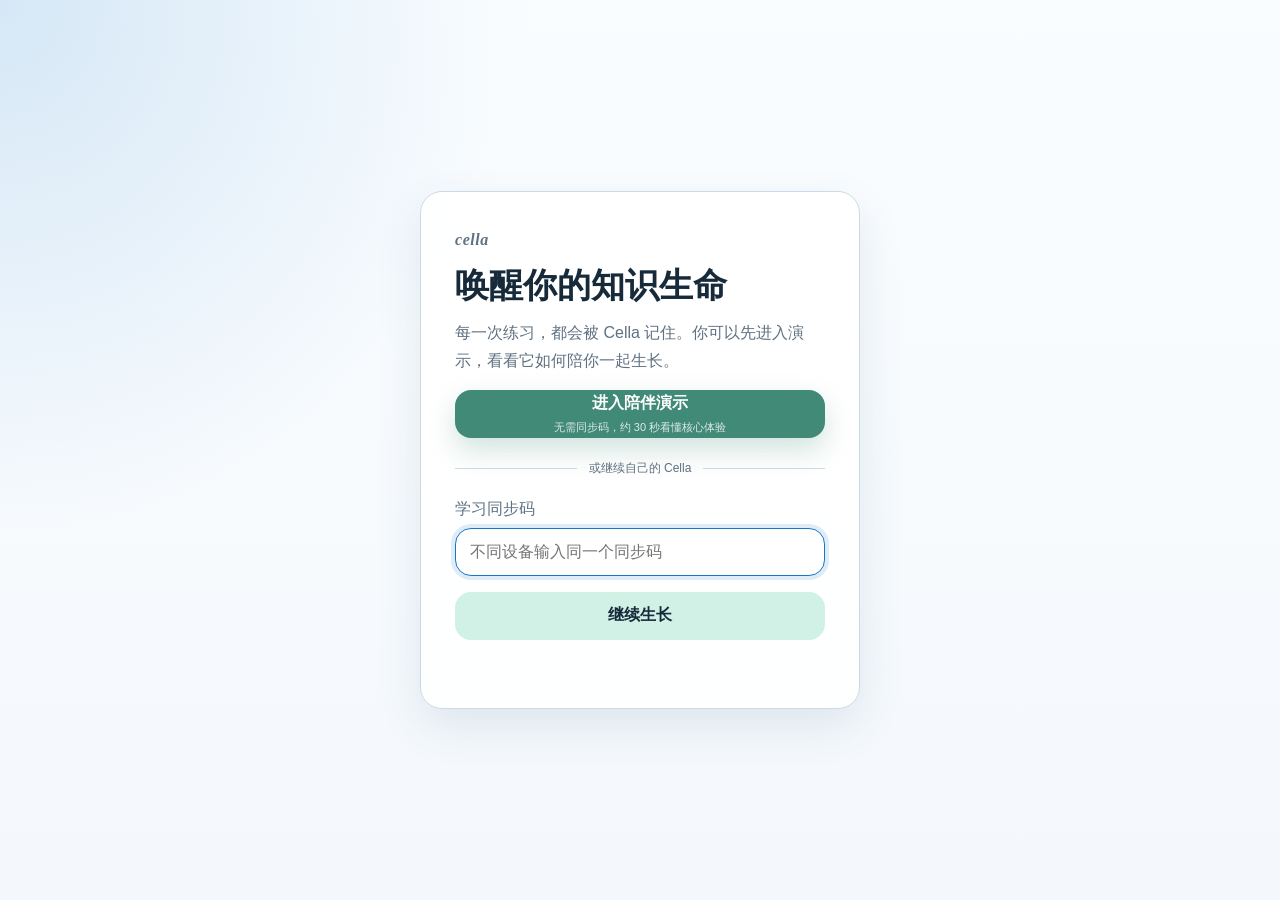
<file: index.html>
<!DOCTYPE html>
<html lang="zh-CN">
<head>
    <meta charset="UTF-8">
    <meta name="viewport" content="width=device-width, initial-scale=1.0">
    <meta http-equiv="Cache-Control" content="no-cache, no-store, must-revalidate">
    <meta http-equiv="Pragma" content="no-cache">
    <meta http-equiv="Expires" content="0">
    <title>cella</title>
    <link rel="icon" href="data:,">
    <link rel="stylesheet" href="css/style.css?v=2.0.0">
</head>
<body class="locked home-network-page" data-page="home">
    <section id="accessGate" class="access-gate">
        <div class="access-card">
            <p class="access-kicker brand-script">cella</p>
            <h1>唤醒你的知识生命</h1>
            <p>每一次练习，都会被 Cella 记住。你可以先进入演示，看看它如何陪你一起生长。</p>
            <button id="demoBtn" class="access-btn demo-btn" type="button">
                <span>进入陪伴演示</span>
                <small>无需同步码，约 30 秒看懂核心体验</small>
            </button>
            <div class="access-divider"><span>或继续自己的 Cella</span></div>
            <label class="access-input">
                <span>学习同步码</span>
                <input id="syncInput" type="password" autocomplete="off" placeholder="不同设备输入同一个同步码">
            </label>
            <button id="inviteBtn" class="access-btn access-btn-quiet">继续生长</button>
            <p id="inviteError" class="access-error" role="alert"></p>
        </div>
    </section>

    <main class="knowledge-network" id="knowledgeNetwork">
        <header class="network-brand">
            <div>
                <p class="brand-script">cella</p>
            </div>
            <div class="network-actions">
                <button id="profileCellBtn" class="profile-cell-btn" type="button"
                    aria-label="打开我的细胞" aria-expanded="false" aria-controls="profileCellPanel">
                    <span class="profile-cell-core" aria-hidden="true"></span>
                </button>
                <section id="profileCellPanel" class="profile-cell-panel" hidden>
                    <div class="profile-tabs" role="tablist" aria-label="用户信息">
                        <button class="profile-tab is-active" type="button" role="tab"
                            aria-selected="true" data-profile-tab="mine">我的</button>
                        <button class="profile-tab" type="button" role="tab"
                            aria-selected="false" data-profile-tab="ranking">排名</button>
                    </div>

                    <div class="profile-tab-panel is-active" data-profile-panel="mine">
                        <dl class="profile-identity">
                            <div>
                                <dt>我的匿名编号</dt>
                                <dd id="profileAnonymousId">生成中...</dd>
                            </div>
                            <div>
                                <dt>我的身份同步码</dt>
                                <dd id="profileSyncCode">未设置</dd>
                            </div>
                        </dl>
                        <fieldset class="cell-color-picker">
                            <legend>我的细胞颜色</legend>
                            <div id="cellColorOptions" class="cell-color-options"></div>
                        </fieldset>
                    </div>

                    <div class="profile-tab-panel" data-profile-panel="ranking" hidden>
                        <ol id="profileRankingList" class="profile-ranking-list"></ol>
                        <a class="profile-data-link" href="dashboard.html">查看完整学习数据</a>
                    </div>
                </section>
            </div>
        </header>

        <svg id="networkLines" class="network-lines" aria-hidden="true"></svg>

        <button class="study-node central-node" data-node="center" type="button">
            <span>Cella</span>
            <small>你的知识生命</small>
        </button>

        <div id="subjectNodes" class="subject-node-layer"></div>

        <div id="typeNodes" class="type-node-layer" aria-live="polite"></div>

        <aside class="overall-progress" aria-label="总体学习进度">
            <div class="progress-beaker" aria-label="学习进度细胞烧杯">
                <span class="beaker-rim" aria-hidden="true"></span>
                <div id="beakerCells" class="beaker-cells" aria-hidden="true"></div>
                <span class="beaker-liquid" aria-hidden="true"></span>
                <span class="beaker-mark beaker-mark-one" aria-hidden="true"></span>
                <span class="beaker-mark beaker-mark-two" aria-hidden="true"></span>
            </div>
            <div class="overall-progress-body">
                <p class="overall-progress-summary">
                    <strong id="overallProgressLabel">共同生长</strong>
                    <span id="overallProgressCount">0 / 348</span>
                    <span id="overallProgressPercent">0%</span>
                </p>
                <p id="habitatMessage" class="habitat-message">培养皿正在苏醒…</p>
                <div id="overallProgressCells" class="overall-progress-cells" aria-hidden="true"></div>
            </div>
        </aside>

        <aside class="cella-manifesto" aria-label="Cella 作品概念">
            <span class="manifesto-mark" aria-hidden="true"></span>
            <p><strong>学习不只是数字。</strong>它会呼吸、修复，也会在陪伴里慢慢长大。</p>
        </aside>

        <div id="networkDataState" class="network-data-state" role="status" aria-live="polite" hidden>
            <span id="networkDataMessage"></span>
            <button id="networkRetryBtn" type="button" hidden>重试</button>
        </div>

        <aside id="libraryUpdateCard" class="library-update is-open" aria-label="题库更新记录">
            <button id="libraryUpdateToggle" class="library-update-toggle" type="button" aria-expanded="true">
                <span class="library-update-dot" aria-hidden="true"></span>
                <span class="library-update-label">新</span>
            </button>
            <div class="library-update-content">
                <span id="libraryVersion"></span>
                <p id="libraryUpdate"></p>
            </div>
        </aside>
    </main>

    <script src="js/analytics.js?v=2.0.0"></script>
    <script src="js/quiz-engine.js?v=2.0.0"></script>
    <script src="js/knowledge-network.js?v=2.0.0"></script>
</body>
</html>
</file>
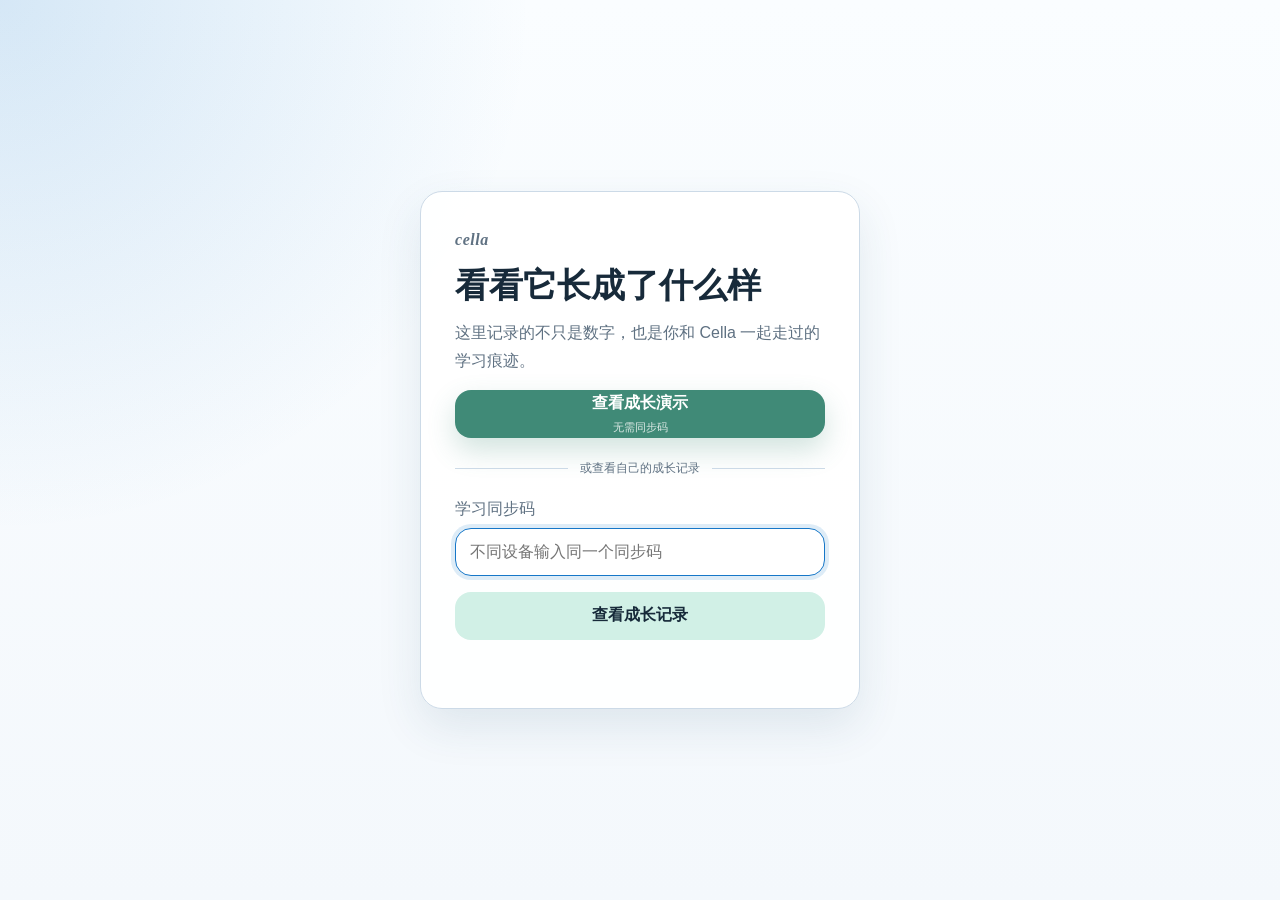
<file: dashboard.html>
<!DOCTYPE html>
<html lang="zh-CN">
<head>
    <meta charset="UTF-8">
    <meta name="viewport" content="width=device-width, initial-scale=1.0">
    <meta http-equiv="Cache-Control" content="no-cache, no-store, must-revalidate">
    <meta http-equiv="Pragma" content="no-cache">
    <meta http-equiv="Expires" content="0">
    <title>cella - 学习数据</title>
    <link rel="icon" href="data:,">
    <link rel="stylesheet" href="css/style.css?v=2.0.0">
</head>
<body class="locked" data-page="dashboard">
    <section id="accessGate" class="access-gate">
        <div class="access-card">
            <p class="access-kicker brand-script">cella</p>
            <h1>看看它长成了什么样</h1>
            <p>这里记录的不只是数字，也是你和 Cella 一起走过的学习痕迹。</p>
            <button id="demoBtn" class="access-btn demo-btn" type="button">
                <span>查看成长演示</span>
                <small>无需同步码</small>
            </button>
            <div class="access-divider"><span>或查看自己的成长记录</span></div>
            <label class="access-input">
                <span>学习同步码</span>
                <input id="syncInput" type="password" autocomplete="off" placeholder="不同设备输入同一个同步码">
            </label>
            <button id="inviteBtn" class="access-btn access-btn-quiet">查看成长记录</button>
            <p id="inviteError" class="access-error" role="alert"></p>
        </div>
    </section>

    <header class="dashboard-header">
        <a class="back-link home-return" href="./index.html?v=2.0.0">返回主页</a>
        <div>
            <p class="eyebrow">Cella 生长日志</p>
            <h1>成长记录</h1>
        </div>
        <label class="dashboard-filter">
            <span>统计范围</span>
            <select id="dashboardSubject">
                <option value="">全部科目</option>
                <option value="javaweb">Java Web</option>
                <option value="os">计算机组成原理</option>
                <option value="bigdata">大数据原理与应用</option>
                <option value="se">软件工程</option>
            </select>
        </label>
    </header>

    <main class="dashboard-shell">
        <section id="dashboardLoading" class="dashboard-message">正在读取统计数据...</section>
        <section id="dashboardError" class="dashboard-message dashboard-error" hidden></section>

        <div id="dashboardContent" hidden>
            <section class="metric-grid">
                <article><span>共同生长位置</span><strong id="ownRank">-</strong></article>
                <article><span>培养皿伙伴</span><strong id="participantCount">0</strong></article>
                <article><span>稳定记忆</span><strong id="correctQuestions">0</strong></article>
                <article><span>成长稳定度</span><strong id="ownAccuracy">0%</strong></article>
            </section>

            <section class="dashboard-band">
                <div class="dashboard-section-head">
                    <div>
                        <p class="eyebrow">共同培养皿</p>
                        <h2>今晚还有其他生命在生长</h2>
                    </div>
                    <span>彼此匿名，但并不孤单</span>
                </div>
                <div class="leaderboard-wrap">
                    <table class="leaderboard-table">
                        <thead>
                            <tr>
                                <th>排名</th>
                                <th>匿名编号</th>
                                <th>掌握题数</th>
                                <th>已答题数</th>
                                <th>正确率</th>
                            </tr>
                        </thead>
                        <tbody id="leaderboardBody"></tbody>
                    </table>
                </div>
            </section>
        </div>
    </main>

    <script src="js/analytics.js?v=2.0.0"></script>
    <script src="js/quiz-engine.js?v=2.0.0"></script>
    <script src="js/dashboard.js?v=2.0.0"></script>
</body>
</html>
</file>
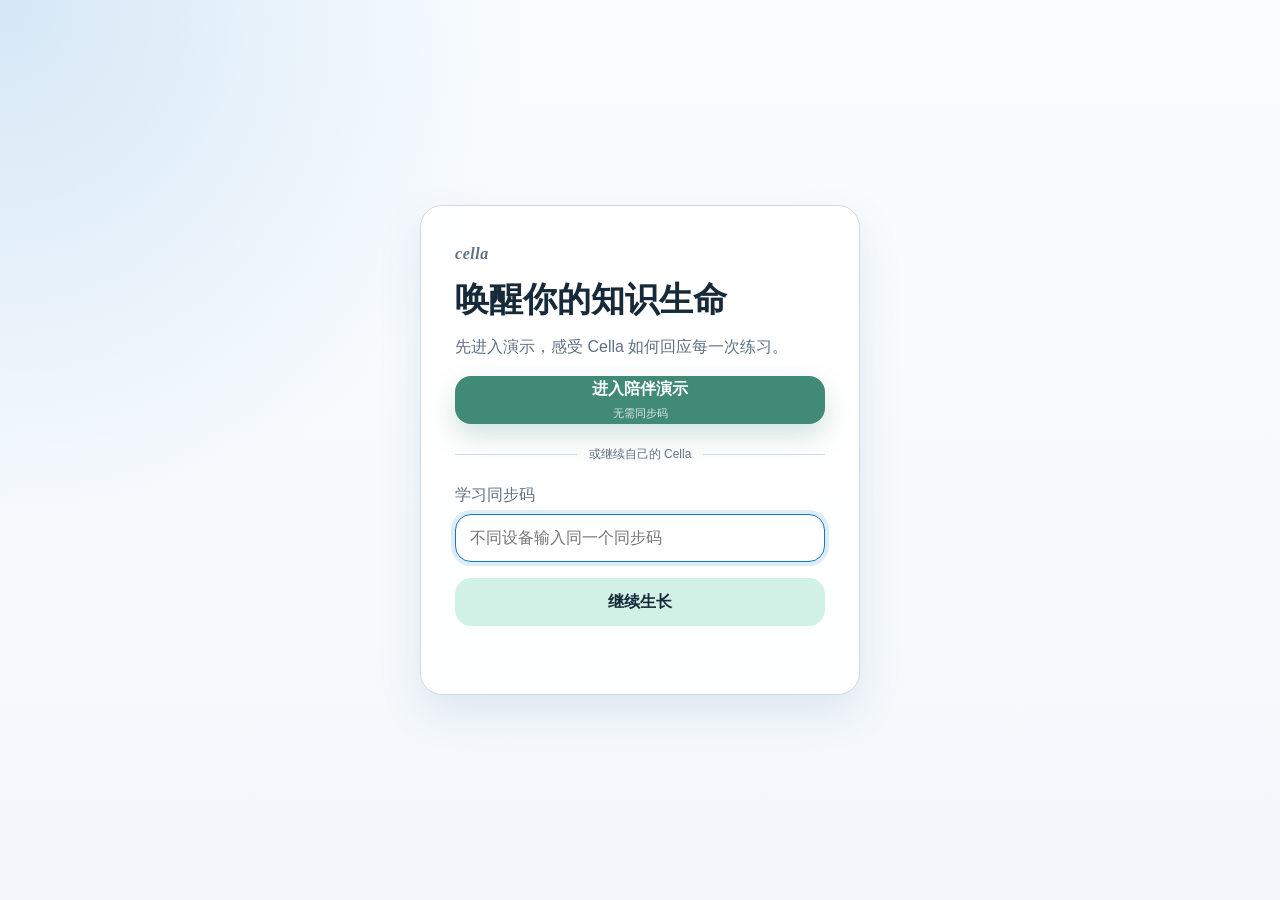
<file: quiz.html>
<!DOCTYPE html>
<html lang="zh-CN">
<head>
    <meta charset="UTF-8">
    <meta name="viewport" content="width=device-width, initial-scale=1.0">
    <meta http-equiv="Cache-Control" content="no-cache, no-store, must-revalidate">
    <meta http-equiv="Pragma" content="no-cache">
    <meta http-equiv="Expires" content="0">
    <title>cella - 刷题</title>
    <link rel="icon" href="data:,">
    <link rel="stylesheet" href="css/style.css?v=2.0.0">
</head>
<body class="locked" data-page="quiz">
    <section id="accessGate" class="access-gate">
        <div class="access-card">
            <p class="access-kicker brand-script">cella</p>
            <h1>唤醒你的知识生命</h1>
            <p>先进入演示，感受 Cella 如何回应每一次练习。</p>
            <button id="demoBtn" class="access-btn demo-btn" type="button">
                <span>进入陪伴演示</span>
                <small>无需同步码</small>
            </button>
            <div class="access-divider"><span>或继续自己的 Cella</span></div>
            <label class="access-input">
                <span>学习同步码</span>
                <input id="syncInput" type="password" autocomplete="off" placeholder="不同设备输入同一个同步码">
            </label>
            <button id="inviteBtn" class="access-btn access-btn-quiet">继续生长</button>
            <p id="inviteError" class="access-error" role="alert"></p>
        </div>
    </section>

    <header class="topbar">
        <div>
            <a class="back-link home-return" href="./index.html?v=2.0.0">返回主页</a>
            <h1 id="subjectTitle">cella</h1>
            <p id="subjectSubtitle">正在加载题库...</p>
        </div>
        <div class="score-box">
            <span id="scoreText">0 / 0</span>
            <small>已成为记忆</small>
        </div>
    </header>

    <main class="layout">
        <aside class="sidebar" id="sidebar">
            <button class="nav-btn active" data-view="practice">一起练习</button>
            <button class="nav-btn" data-view="wrong">待修复记忆</button>
            <button class="nav-btn" data-view="review">高频记忆</button>
            <button class="nav-btn" data-view="code">设计题</button>
        </aside>

        <section class="content">
            <div id="statsBar" class="stats-bar"></div>

            <section id="practiceView" class="view active">
                <div class="toolbar">
                    <div class="filter-panel">
                        <div id="typeFilters" class="filters"></div>
                        <div id="chapterFilters" class="filters chapter-filters"></div>
                        <label class="search-box">
                            <span>检索</span>
                            <input id="searchInput" type="search" placeholder="输入关键词检索题干、选项、答案或章节">
                        </label>
                    </div>
                    <div class="actions">
                        <button id="randomBtn" class="secondary">陪我选一题</button>
                        <button id="resetBtn" class="secondary reset-data-btn">重置数据</button>
                    </div>
                </div>
                <div id="questionList" class="question-list"></div>
            </section>

            <section id="wrongView" class="view">
                <div class="section-head">
                    <h2>错题本</h2>
                    <button id="clearWrongBtn" class="secondary">完成修复</button>
                </div>
                <div id="wrongList" class="question-list"></div>
            </section>

            <section id="reviewView" class="view">
                <div class="section-head">
                    <h2>高频背诵</h2>
                    <span class="muted">考前先背这部分</span>
                </div>
                <div id="reviewList" class="review-grid"></div>
            </section>

            <section id="codeView" class="view">
                <div class="section-head">
                    <h2>设计题</h2>
                    <span class="muted">每题包含题目、流程、包/文件位置和标准答案</span>
                </div>
                <div id="codeList" class="code-list"></div>
            </section>
        </section>
    </main>

    <aside id="floatingCompanion" class="floating-companion" data-mood="resting" aria-live="polite">
        <div id="companionBubble" class="companion-bubble">我醒啦。今天也陪你记住一点点。</div>
        <button id="companionCell" class="companion-cell" type="button" aria-label="移动 Cella">
            <span class="companion-nucleus"></span>
            <span class="companion-eye eye-one"></span>
            <span class="companion-eye eye-two"></span>
            <span class="companion-mouth"></span>
        </button>
    </aside>

    <script src="js/analytics.js?v=2.0.0"></script>
    <script src="js/quiz-engine.js?v=2.0.0"></script>
</body>
</html>
</file>
<file: css/style.css>
:root {
    color-scheme: light;
    --bg: #f4f8fc;
    --panel: #ffffff;
    --panel-soft: #edf6fd;
    --ink: #172a3a;
    --muted: #5f7182;
    --line: #ccdae7;
    --blue: #1677c8;
    --green: #6f8f72;
    --red: #b85b4f;
    --amber: #397ba8;
    --shadow: 0 18px 45px rgba(33, 78, 112, 0.11);
    --serif: Georgia, "Times New Roman", "Songti SC", serif;
    --sans: "Microsoft YaHei", "Segoe UI", Arial, sans-serif;
    --script: "Segoe Script", "Brush Script MT", "Lucida Handwriting", cursive;
}

/* v2.1: Cella companion portfolio direction */
:root {
    --life: oklch(58% 0.08 174);
    --life-soft: oklch(93% 0.035 174);
    --warm: oklch(76% 0.09 74);
    --radius-sm: 10px;
    --radius-md: 16px;
    --radius-lg: 24px;
}

.demo-btn {
    display: grid;
    place-items: center;
    gap: 2px;
    margin-top: 24px;
    background: var(--life);
    box-shadow: 0 12px 28px color-mix(in srgb, var(--life) 24%, transparent);
}

.demo-btn small {
    color: color-mix(in srgb, white 82%, var(--life));
    font-size: 11px;
    font-weight: 500;
}

.access-btn-quiet {
    margin-top: 12px;
    color: var(--ink);
    background: var(--life-soft);
}

.access-btn-quiet:hover {
    color: #ffffff;
    background: var(--life);
}

.access-divider {
    display: flex;
    align-items: center;
    gap: 12px;
    margin: 22px 0 4px;
    color: var(--muted);
    font-size: 12px;
}

.access-divider::before,
.access-divider::after {
    content: "";
    height: 1px;
    flex: 1;
    background: var(--line);
}

.cella-manifesto {
    position: absolute;
    top: 28px;
    left: 50%;
    z-index: 7;
    transform: translateX(-50%);
    display: flex;
    align-items: center;
    gap: 10px;
    width: min(520px, calc(100% - 360px));
    color: #526c78;
    font-family: var(--serif);
    font-size: 13px;
    line-height: 1.55;
    text-align: center;
}

.manifesto-mark {
    width: 12px;
    height: 10px;
    flex: 0 0 auto;
    border: 1.5px solid var(--life);
    border-radius: 58% 42% 55% 45% / 46% 61% 39% 54%;
    background: var(--life-soft);
    animation: companion-breathe 4.8s ease-in-out infinite alternate;
}

.habitat-message {
    margin: -4px 0 10px;
    color: #69808a;
    font-size: 12px;
    text-align: center;
}

.companion-dock {
    display: grid;
    justify-items: center;
    gap: 12px;
    margin-bottom: 12px;
    padding: 18px 14px;
    border-radius: var(--radius-lg);
    background: var(--life-soft);
    box-shadow: 0 8px 24px rgba(53, 83, 103, 0.08);
    text-align: center;
}

.companion-dock p {
    color: #42635f;
    font-family: var(--serif);
    font-size: 13px;
    line-height: 1.55;
    text-wrap: pretty;
}

.companion-cell {
    position: relative;
    width: 78px;
    height: 62px;
    border: 2px solid var(--life);
    border-radius: 55% 45% 48% 52% / 46% 58% 42% 54%;
    background: color-mix(in srgb, var(--life-soft) 76%, white);
    box-shadow:
        inset 0 0 0 7px color-mix(in srgb, var(--life-soft) 70%, transparent),
        0 10px 22px color-mix(in srgb, var(--life) 16%, transparent);
    animation: companion-breathe 4.8s ease-in-out infinite alternate;
    transition: transform 220ms cubic-bezier(.16, 1, .3, 1), filter 220ms ease, box-shadow 220ms ease;
}

.companion-nucleus {
    position: absolute;
    left: 20px;
    bottom: 12px;
    width: 24px;
    height: 20px;
    border-radius: 50%;
    background: color-mix(in srgb, var(--life) 24%, white);
}

.companion-eye {
    position: absolute;
    top: 21px;
    width: 4px;
    height: 6px;
    border-radius: 50%;
    background: #315850;
}

.eye-one { right: 24px; }
.eye-two { right: 15px; }

.companion-cell[data-mood="glowing"] {
    filter: saturate(1.25);
    box-shadow:
        inset 0 0 0 7px color-mix(in srgb, var(--life-soft) 65%, transparent),
        0 0 0 7px color-mix(in srgb, var(--warm) 18%, transparent),
        0 12px 28px color-mix(in srgb, var(--life) 24%, transparent);
    transform: translateY(-3px) scale(1.04);
}

.companion-cell[data-mood="comforting"] {
    transform: rotate(-3deg) scale(.98);
}

.companion-cell[data-mood="curious"] {
    transform: translateX(5px) rotate(3deg);
}

@keyframes companion-breathe {
    from { transform: translateY(0) scale(.98, 1.02); }
    to { transform: translateY(-3px) scale(1.025, .975); }
}

.score-box small,
.metric-grid span,
.leaderboard-table th,
.leaderboard-table td {
    font-variant-numeric: tabular-nums;
}

button:active,
a:active {
    scale: .97;
}

@media (max-width: 760px) {
    .cella-manifesto {
        top: 68px;
        width: calc(100% - 116px);
        font-size: 11px;
        text-align: left;
    }

    .manifesto-mark {
        display: none;
    }

    .companion-dock {
        grid-template-columns: 64px minmax(0, 1fr);
        align-items: center;
        justify-items: start;
        text-align: left;
    }

    .companion-cell {
        width: 62px;
        height: 50px;
    }

    .companion-nucleus {
        left: 15px;
        bottom: 9px;
        width: 20px;
        height: 16px;
    }

    .companion-eye {
        top: 17px;
    }
}

@media (prefers-reduced-motion: reduce) {
    .manifesto-mark,
    .companion-cell {
        animation: none;
    }
}

* {
    box-sizing: border-box;
}

body {
    margin: 0;
    font-family: var(--sans);
    background: var(--bg);
    color: var(--ink);
}

.brand-script {
    font-family: var(--script) !important;
    font-style: italic;
    font-weight: 600 !important;
    letter-spacing: 0.035em !important;
    text-transform: lowercase;
}

body.locked {
    overflow: hidden;
}

body.locked .topbar,
body.locked .layout,
body.locked .home-shell,
body.locked .knowledge-network,
body.locked .dashboard-header,
body.locked .dashboard-shell,
body.locked .floating-companion {
    display: none;
}

.access-gate {
    position: fixed;
    inset: 0;
    z-index: 50;
    display: grid;
    place-items: center;
    padding: 24px;
    background:
        radial-gradient(circle at top left, rgba(22, 119, 200, 0.16), transparent 34%),
        linear-gradient(180deg, #fafdff 0%, var(--bg) 100%);
}

body:not(.locked) .access-gate {
    display: none;
}

.access-card {
    width: min(440px, 100%);
    padding: 34px;
    border: 1px solid var(--line);
    border-radius: 22px;
    background: rgba(255, 255, 255, 0.95);
    box-shadow: var(--shadow);
}

.access-kicker {
    margin-bottom: 10px;
    color: var(--blue);
    font-weight: 700;
}

.access-card h1 {
    margin: 0 0 10px;
    font-family: var(--serif);
    font-size: 34px;
}

.access-card p {
    line-height: 1.7;
    color: var(--muted);
}

.access-input {
    display: grid;
    gap: 8px;
    margin-top: 22px;
    color: var(--muted);
}

.access-sync-input {
    margin-top: 12px;
}

.access-input input {
    min-height: 48px;
    padding: 10px 14px;
    border: 1px solid var(--line);
    border-radius: 16px;
    background: #ffffff;
    color: var(--ink);
    font: inherit;
    outline: none;
}

.access-input input:focus {
    border-color: var(--blue);
    box-shadow: 0 0 0 4px rgba(22, 119, 200, 0.14);
}

.access-btn {
    width: 100%;
    min-height: 48px;
    margin-top: 16px;
    border: 0;
    border-radius: 16px;
    background: var(--blue);
    color: #ffffff;
    cursor: pointer;
    font: inherit;
    font-weight: 700;
    transition: transform 160ms ease, background 160ms ease;
}

.access-btn:hover {
    transform: translateY(-1px) scale(1.005);
    background: #0f65ad;
}

.access-error {
    min-height: 24px;
    margin-top: 10px;
    color: var(--red) !important;
}

.topbar {
    min-height: 104px;
    display: flex;
    justify-content: space-between;
    align-items: center;
    padding: 28px 40px;
    background: linear-gradient(180deg, #fafdff 0%, var(--bg) 100%);
    border-bottom: 1px solid var(--line);
}

.home-shell {
    min-height: 100vh;
    padding: 56px 40px;
}

.home-network-page {
    overflow: hidden;
}

.knowledge-network {
    position: relative;
    width: 100%;
    height: 100vh;
    min-height: 640px;
    overflow: hidden;
    background-color: #f4f8fc;
    background-image:
        linear-gradient(#dbe8f2 1px, transparent 1px),
        linear-gradient(90deg, #dbe8f2 1px, transparent 1px);
    background-size: 32px 32px;
}

.network-brand {
    position: absolute;
    inset: 28px 34px auto;
    z-index: 8;
    display: flex;
    justify-content: space-between;
    align-items: center;
}

.network-brand p {
    color: #315b78;
    font-weight: 700;
}

.network-brand a {
    padding: 9px 14px;
    border: 1px solid #a9c8df;
    border-radius: 999px;
    color: #175f99;
    background: rgba(255, 255, 255, 0.88);
    text-decoration: none;
    font-weight: 700;
}

.network-lines {
    position: absolute;
    inset: 0;
    z-index: 1;
    width: 100%;
    height: 100%;
    pointer-events: none;
}

.network-connection {
    stroke: #8bb8d8;
    stroke-width: 1.6;
    stroke-dasharray: 4 12;
    animation: data-flow 2.8s linear infinite;
}

.network-connection.is-active {
    stroke: #1677c8;
    stroke-width: 2.5;
    stroke-dasharray: 7 10;
    filter: drop-shadow(0 0 4px rgba(22, 119, 200, 0.35));
}

.network-connection.type-connection {
    stroke-width: 1.8;
}

@keyframes data-flow {
    to { stroke-dashoffset: -32; }
}

.brain-node {
    position: absolute;
    z-index: 4;
    transform: translate(-50%, -50%);
    display: grid;
    place-content: center;
    gap: 6px;
    border: 2px solid #77aacf;
    color: #173b56;
    background: rgba(255, 255, 255, 0.94);
    cursor: pointer;
    box-shadow: 0 18px 45px rgba(33, 78, 112, 0.14);
    transition:
        left 1200ms ease-in-out,
        top 1200ms ease-in-out,
        border-color 180ms ease,
        color 180ms ease,
        box-shadow 180ms ease,
        transform 180ms ease;
}

.brain-node::before,
.brain-node::after {
    content: "";
    position: absolute;
    pointer-events: none;
    border: 1px solid #a7c8df;
    opacity: 0.8;
}

.brain-node::before {
    inset: 20% 16% 50% 28%;
    border-left: 0;
    border-bottom: 0;
    border-radius: 0 60% 0 0;
}

.brain-node::after {
    inset: 52% 25% 17% 14%;
    border-right: 0;
    border-top: 0;
    border-radius: 0 0 0 60%;
}

.brain-node span,
.brain-node small {
    position: relative;
    z-index: 1;
}

.brain-node span {
    font-family: var(--serif);
    font-weight: 700;
}

.brain-node small {
    color: #668094;
}

.brain-node:hover,
.brain-node:focus-visible,
.brain-node.is-active {
    border-color: #1677c8;
    color: #0d5f9f;
    box-shadow: 0 22px 58px rgba(22, 119, 200, 0.24);
    transform: translate(-50%, -50%) scale(1.04);
    outline: none;
}

.central-brain {
    left: 50%;
    top: 50%;
    width: 220px;
    height: 174px;
    border-radius: 46% 54% 43% 57% / 55% 43% 57% 45%;
    background: #e9f5fd;
    border-width: 3px;
}

.central-brain span {
    font-size: 34px;
}

.subject-brain {
    width: 184px;
    height: 132px;
    border-radius: 58% 42% 55% 45% / 46% 61% 39% 54%;
}

.subject-brain:nth-of-type(even) {
    border-radius: 43% 57% 39% 61% / 59% 44% 56% 41%;
}

.subject-brain span {
    padding: 0 20px;
    font-size: 21px;
    line-height: 1.25;
}

.type-node-layer {
    position: absolute;
    inset: 0;
    z-index: 5;
    pointer-events: none;
}

.type-node {
    position: absolute;
    transform: translate(-50%, -50%);
    min-width: 84px;
    padding: 9px 12px;
    border: 1px solid #92b9d6;
    border-radius: 999px;
    color: #174f79;
    background: rgba(255, 255, 255, 0.96);
    box-shadow: 0 10px 24px rgba(33, 78, 112, 0.12);
    text-align: center;
    text-decoration: none;
    font-size: 14px;
    font-weight: 700;
    pointer-events: auto;
    transition: transform 160ms ease, background 160ms ease, color 160ms ease;
}

.type-node:hover,
.type-node:focus-visible {
    transform: translate(-50%, -50%) scale(1.08);
    color: #ffffff;
    background: #1677c8;
    outline: none;
}

.network-hint {
    position: absolute;
    left: 50%;
    bottom: 24px;
    z-index: 7;
    transform: translateX(-50%);
    color: #688196;
    font-size: 13px;
    white-space: nowrap;
}

.dashboard-header {
    display: flex;
    justify-content: space-between;
    align-items: end;
    gap: 24px;
    padding: 30px 40px 24px;
    border-bottom: 1px solid var(--line);
    background: #ffffff;
}

.dashboard-header h1 {
    font-family: var(--serif);
    font-size: 42px;
}

.dashboard-filter {
    display: grid;
    gap: 6px;
    color: var(--muted);
    font-size: 13px;
}

.dashboard-filter select {
    min-height: 42px;
    padding: 0 38px 0 12px;
    border: 1px solid var(--line);
    border-radius: 10px;
    color: var(--ink);
    background: #ffffff;
    font: inherit;
}

.dashboard-shell {
    display: grid;
    gap: 18px;
    max-width: 1180px;
    margin: 0 auto;
    padding: 26px 32px 56px;
}

.identity-strip {
    display: flex;
    justify-content: space-between;
    align-items: center;
    gap: 20px;
    padding: 18px 20px;
    border-left: 4px solid var(--blue);
    background: #eaf5fd;
}

.identity-strip div {
    display: grid;
    gap: 4px;
}

.identity-strip span,
.identity-strip p {
    color: var(--muted);
    font-size: 13px;
}

.identity-strip strong {
    font-family: Consolas, "Cascadia Code", monospace;
    font-size: 24px;
    color: #0f5f9c;
}

.dashboard-message {
    padding: 34px;
    border: 1px solid var(--line);
    background: #ffffff;
    text-align: center;
    color: var(--muted);
}

.dashboard-error {
    border-color: #e8b0a7;
    color: var(--red);
    background: #fff1eb;
}

.metric-grid {
    display: grid;
    grid-template-columns: repeat(4, minmax(0, 1fr));
    border: 1px solid var(--line);
    background: #ffffff;
}

.metric-grid article {
    display: grid;
    gap: 8px;
    min-height: 116px;
    padding: 22px;
    border-right: 1px solid var(--line);
}

.metric-grid article:last-child {
    border-right: 0;
}

.metric-grid span {
    color: var(--muted);
    font-size: 13px;
}

.metric-grid strong {
    font-family: var(--serif);
    font-size: 34px;
    color: #164f79;
}

.dashboard-band {
    padding: 24px;
    border: 1px solid var(--line);
    background: #ffffff;
}

.dashboard-section-head {
    display: flex;
    justify-content: space-between;
    align-items: end;
    gap: 20px;
    margin-bottom: 12px;
}

.dashboard-section-head h2 {
    font-family: var(--serif);
    font-size: 28px;
}

.dashboard-section-head > span {
    color: var(--muted);
    font-size: 13px;
}

.leaderboard-wrap {
    overflow-x: auto;
}

.leaderboard-table {
    width: 100%;
    border-collapse: collapse;
}

.leaderboard-table th,
.leaderboard-table td {
    padding: 14px 12px;
    border-bottom: 1px solid var(--line);
    text-align: left;
}

.leaderboard-table th {
    color: var(--muted);
    background: #f4f8fc;
    font-size: 13px;
}

.leaderboard-table tr.is-me td {
    color: #0e5f9e;
    background: #eaf5fd;
    font-weight: 700;
}

.empty-table {
    padding: 36px !important;
    text-align: center !important;
    color: var(--muted);
}

.home-hero {
    max-width: 860px;
    margin: 0 auto 30px;
    text-align: center;
}

.eyebrow {
    margin-bottom: 10px;
    color: var(--blue);
    font-weight: 700;
}

.home-hero h1 {
    font-family: var(--serif);
    font-size: clamp(36px, 6vw, 72px);
    line-height: 1.05;
}

.subject-grid {
    max-width: 980px;
    margin: 0 auto;
    display: grid;
    grid-template-columns: repeat(2, minmax(0, 1fr));
    gap: 16px;
}

.subject-card {
    display: grid;
    gap: 10px;
    min-height: 180px;
    padding: 24px;
    border: 1px solid var(--line);
    border-radius: 18px;
    color: inherit;
    text-decoration: none;
    background: var(--panel);
    box-shadow: var(--shadow);
    transition: transform 160ms ease, box-shadow 160ms ease;
}

.subject-card:hover {
    transform: translateY(-2px);
    box-shadow: 0 24px 52px rgba(33, 78, 112, 0.16);
}

.subject-card span {
    color: var(--blue);
    font-weight: 700;
}

.subject-card strong {
    font-family: var(--serif);
    font-size: 28px;
}

.subject-card small {
    color: var(--muted);
    line-height: 1.7;
}

.back-link {
    display: inline-block;
    margin-bottom: 8px;
    color: var(--blue);
    text-decoration: none;
    font-weight: 700;
}

.home-return {
    padding: 8px 13px;
    border: 1px solid #a9c8df;
    border-radius: 12px;
    background: rgba(255, 255, 255, 0.9);
}

h1, h2, h3, p {
    margin: 0;
}

.topbar h1 {
    font-family: var(--serif);
    font-size: 36px;
    line-height: 1.2;
    font-weight: 700;
}

.topbar p {
    margin-top: 8px;
    color: var(--muted);
}

.score-box {
    min-width: 112px;
    padding: 12px 16px;
    border: 1px solid var(--line);
    border-radius: 16px;
    text-align: center;
    background: rgba(255, 255, 255, 0.92);
    box-shadow: var(--shadow);
}

.score-box span {
    display: block;
    font-size: 22px;
    font-weight: 700;
}

.score-box small {
    color: var(--muted);
}

.layout {
    display: grid;
    grid-template-columns: 210px minmax(0, 1fr);
    gap: 28px;
    padding: 30px 40px 48px;
}

.sidebar {
    position: sticky;
    top: 18px;
    align-self: start;
    display: grid;
    gap: 8px;
}

button {
    font: inherit;
}

.nav-btn, .chip, .secondary, .icon-btn {
    border: 1px solid var(--line);
    background: rgba(255, 253, 247, 0.9);
    color: var(--ink);
    border-radius: 14px;
    cursor: pointer;
    transition: transform 160ms ease, background 160ms ease, border-color 160ms ease, box-shadow 160ms ease;
}

.nav-btn {
    min-height: 46px;
    text-align: left;
    padding: 0 16px;
}

.nav-btn:hover, .chip:hover, .secondary:hover, .icon-btn:hover, .primary:hover, .show-answer:hover, .copy-btn:hover, .question-card:hover, .review-card:hover, .code-card:hover {
    transform: translateY(-1px) scale(1.005);
}

.nav-divider {
    height: 1px;
    margin: 6px 0;
    background: var(--line);
}

.nav-btn.active, .chip.active {
    background: var(--blue);
    color: #ffffff;
    border-color: var(--blue);
    box-shadow: 0 10px 24px rgba(22, 119, 200, 0.24);
}

.content {
    min-width: 0;
}

.stats-bar {
    display: flex;
    flex-wrap: wrap;
    gap: 8px;
    margin-bottom: 16px;
}

.stat-pill {
    padding: 7px 10px;
    border: 1px solid var(--line);
    border-radius: 999px;
    background: rgba(255, 253, 247, 0.84);
    color: #5e514a;
    font-size: 14px;
}

.view {
    display: none;
}

.view.active {
    display: block;
}

.toolbar, .section-head {
    display: flex;
    justify-content: space-between;
    align-items: center;
    gap: 16px;
    margin-bottom: 16px;
}

.filter-panel {
    display: grid;
    gap: 10px;
    min-width: min(680px, 100%);
}

.filters {
    display: flex;
    flex-wrap: wrap;
    gap: 8px;
}

.chapter-filters .chip {
    font-size: 13px;
}

.chip {
    min-height: 38px;
    padding: 0 14px;
}

.search-box {
    display: grid;
    grid-template-columns: auto minmax(220px, 1fr);
    align-items: center;
    gap: 10px;
    width: min(620px, 100%);
    color: var(--muted);
    font-size: 14px;
}

.search-box input {
    min-height: 40px;
    width: 100%;
    padding: 8px 12px;
    border: 1px solid var(--line);
    border-radius: 14px;
    background: #fffdf7;
    color: var(--ink);
    font: inherit;
}

.actions {
    display: flex;
    gap: 8px;
}

.icon-btn, .secondary {
    min-height: 38px;
    padding: 0 12px;
}

.question-list, .code-list {
    display: grid;
    gap: 14px;
}

.question-card, .review-card, .code-card {
    background: var(--panel);
    border: 1px solid var(--line);
    border-radius: 18px;
    box-shadow: var(--shadow);
    transition: transform 160ms ease, box-shadow 160ms ease;
}

.question-card {
    padding: 22px;
}

.q-meta {
    display: flex;
    justify-content: space-between;
    gap: 12px;
    margin-bottom: 12px;
    color: var(--muted);
    font-size: 14px;
}

.q-title {
    font-size: 18px;
    line-height: 1.65;
    margin-bottom: 14px;
}

.question-images {
    display: grid;
    gap: 12px;
    margin: 14px 0;
}

.question-images img {
    display: block;
    width: auto;
    max-width: 100%;
    max-height: 720px;
    margin: 0 auto;
    object-fit: contain;
    border: 1px solid var(--line);
    border-radius: 12px;
    background: #ffffff;
}

.options {
    display: grid;
    gap: 8px;
}

.option {
    display: flex;
    gap: 10px;
    align-items: flex-start;
    min-height: 42px;
    padding: 10px 12px;
    border: 1px solid var(--line);
    border-radius: 14px;
    background: #f3f8fc;
    cursor: pointer;
}

.option input {
    margin-top: 4px;
}

.answer-input {
    width: 100%;
    min-height: 42px;
    padding: 10px 12px;
    border: 1px solid var(--line);
    border-radius: 14px;
    font: inherit;
    background: #ffffff;
}

.blank-exercise {
    font-size: 18px;
    line-height: 2.6;
    color: var(--ink);
}

.blank-input {
    width: clamp(110px, 18vw, 210px);
    min-height: 40px;
    margin: 0 6px;
    padding: 6px 10px;
    border: 0;
    border-bottom: 2px solid #79aeda;
    border-radius: 8px 8px 2px 2px;
    outline: none;
    background: #edf6fd;
    color: var(--ink);
    font: inherit;
    text-align: center;
    transition: border-color 160ms ease, box-shadow 160ms ease, background 160ms ease;
}

.blank-input:focus {
    border-color: var(--blue);
    background: #ffffff;
    box-shadow: 0 3px 0 rgba(22, 119, 200, 0.14);
}

.blank-input::placeholder {
    color: #7b92a6;
    font-size: 14px;
}

.card-actions {
    display: flex;
    gap: 10px;
    margin-top: 14px;
    flex-wrap: wrap;
}

.primary, .show-answer {
    min-height: 40px;
    padding: 0 14px;
    border: 0;
    border-radius: 14px;
    background: var(--blue);
    color: #ffffff;
    cursor: pointer;
    transition: transform 160ms ease, background 160ms ease;
}

.show-answer {
    background: #355f82;
}

.result {
    display: none;
    margin-top: 14px;
    padding: 12px;
    border-radius: 14px;
    line-height: 1.65;
    background: #f3f8fc;
    border: 1px solid var(--line);
}

.result.visible {
    display: block;
}

.result.correct {
    border-color: #b6c9a7;
    background: #f3f7ec;
    color: var(--green);
}

.result.wrong {
    border-color: #e8b0a7;
    background: #fff1eb;
    color: var(--red);
}

.review-grid {
    display: grid;
    grid-template-columns: repeat(auto-fit, minmax(280px, 1fr));
    gap: 14px;
}

.review-card {
    padding: 22px;
}

.review-card h3 {
    font-family: var(--serif);
    font-size: 18px;
    margin-bottom: 10px;
}

.review-card p, .review-card li {
    color: #263247;
    line-height: 1.7;
}

.review-card ul {
    margin: 8px 0 0;
    padding-left: 20px;
}

.code-card {
    overflow: hidden;
    border-left: 8px solid var(--code-accent, var(--blue));
}

.code-card header {
    display: flex;
    justify-content: space-between;
    align-items: center;
    gap: 12px;
    padding: 20px 22px;
    border-bottom: 1px solid var(--line);
    background: var(--code-soft, #f8fafc);
}

.code-title {
    display: grid;
    gap: 6px;
}

.source-tag {
    width: fit-content;
    padding: 5px 10px;
    border-radius: 999px;
    background: rgba(255, 255, 255, 0.72);
    border: 1px solid rgba(23, 32, 51, 0.12);
    color: #263247;
    font-size: 12px;
    line-height: 1.4;
}

.code-card.theme-blue {
    --code-accent: #1677c8;
    --code-soft: #eaf5fd;
}

.code-card.theme-green {
    --code-accent: #3b8dbd;
    --code-soft: #edf8fc;
}

.code-card.theme-amber {
    --code-accent: #397ba8;
    --code-soft: #edf4fa;
}

.code-card.theme-rose {
    --code-accent: #4f72b8;
    --code-soft: #eef2fb;
}

.code-card.theme-cyan {
    --code-accent: #168ca8;
    --code-soft: #eaf8fb;
}

.code-card.theme-violet {
    --code-accent: #536fc4;
    --code-soft: #eef1fc;
}

.design-body {
    display: grid;
    gap: 18px;
    padding: 22px;
}

.design-section {
    display: grid;
    gap: 10px;
}

.design-section h4 {
    margin: 0;
    font-family: var(--serif);
    font-size: 18px;
    color: #4d3f37;
}

.design-section p {
    line-height: 1.8;
    color: #4a403b;
}

.design-section ol {
    margin: 0;
    padding-left: 22px;
    line-height: 1.75;
    color: #4a403b;
}

.file-blocks {
    display: grid;
    gap: 16px;
}

.file-block {
    overflow: hidden;
    border: 1px solid #3a332f;
    border-radius: 16px;
    background: #1f1d1a;
}

.file-head {
    display: flex;
    justify-content: space-between;
    align-items: center;
    gap: 12px;
    padding: 12px 14px;
    background: #2b2723;
    color: #f5f0e8;
    border-bottom: 1px solid #3a332f;
}

.file-head span {
    line-height: 1.5;
}

.copy-btn {
    border: 1px solid rgba(255,255,255,0.16);
    border-radius: 12px;
    min-height: 34px;
    padding: 0 12px;
    background: #1677c8;
    color: #ffffff;
    cursor: pointer;
    white-space: nowrap;
    transition: transform 160ms ease, background 160ms ease;
}

.code-pre {
    margin: 0;
    padding: 18px;
    overflow: auto;
    background: #1f1d1a;
    color: #f5f0e8;
    line-height: 1.6;
    font-size: 14px;
    tab-size: 4;
    max-height: 620px;
}

.code-pre code {
    font-family: Consolas, "Cascadia Code", "Courier New", monospace;
}

.tok-keyword {
    color: #c586c0;
}

.tok-string {
    color: #ce9178;
}

.tok-comment {
    color: #6a9955;
}

.tok-annotation {
    color: #dcdcaa;
}

.muted {
    color: var(--muted);
}

.placeholder-page {
    display: grid;
    place-items: center;
    min-height: 460px;
    padding: 42px;
    text-align: center;
    background: var(--panel);
    border: 1px solid var(--line);
    border-radius: 18px;
    box-shadow: var(--shadow);
}

.placeholder-page h2 {
    font-family: var(--serif);
    font-size: 30px;
    margin-bottom: 14px;
}

.placeholder-page p {
    font-size: 22px;
    color: var(--muted);
}

@media (max-width: 760px) {
    .knowledge-network {
        min-height: 720px;
        background-size: 24px 24px;
    }

    .network-brand {
        inset: 18px 18px auto;
    }

    .central-brain {
        width: 172px;
        height: 138px;
    }

    .central-brain span {
        font-size: 27px;
    }

    .subject-brain {
        width: 138px;
        height: 105px;
    }

    .subject-brain span {
        padding: 0 12px;
        font-size: 16px;
    }

    .subject-brain small {
        font-size: 11px;
    }

    .network-hint {
        max-width: calc(100% - 36px);
        text-align: center;
        white-space: normal;
    }

    .dashboard-header {
        align-items: flex-start;
        flex-direction: column;
        padding: 22px 18px;
    }

    .dashboard-header h1 {
        font-size: 34px;
    }

    .dashboard-filter,
    .dashboard-filter select {
        width: 100%;
    }

    .dashboard-shell {
        padding: 18px 14px 40px;
    }

    .identity-strip {
        align-items: flex-start;
        flex-direction: column;
    }

    .metric-grid {
        grid-template-columns: repeat(2, minmax(0, 1fr));
    }

    .metric-grid article:nth-child(2) {
        border-right: 0;
    }

    .metric-grid article:nth-child(-n + 2) {
        border-bottom: 1px solid var(--line);
    }

    .dashboard-section-head {
        align-items: flex-start;
        flex-direction: column;
    }

    .home-shell {
        padding: 32px 18px;
    }

    .subject-grid {
        grid-template-columns: 1fr;
    }

    .topbar {
        align-items: flex-start;
        gap: 14px;
        flex-wrap: wrap;
        padding: 18px;
    }

    .topbar h1 {
        font-size: 22px;
    }

    .layout {
        grid-template-columns: 1fr;
        padding: 16px;
    }

    .sidebar {
        position: static;
        display: flex;
        gap: 8px;
        overflow-x: auto;
        padding-bottom: 4px;
    }

    .nav-btn {
        flex: 0 0 auto;
        text-align: center;
        padding: 0 10px;
        white-space: nowrap;
    }

    .toolbar, .section-head {
        align-items: flex-start;
        flex-direction: column;
    }

    .score-box {
        min-width: 92px;
    }

    .search-box {
        grid-template-columns: 1fr;
    }

    .question-card, .review-card {
        padding: 18px;
    }

    .code-card header,
    .design-body {
        padding: 18px;
    }

    .file-head {
        align-items: flex-start;
        flex-direction: column;
    }

    .copy-btn {
        width: 100%;
    }

    .code-pre {
        padding: 14px;
        font-size: 13px;
    }

    .blank-exercise {
        line-height: 2.8;
    }

    .blank-input {
        width: min(150px, 45vw);
        margin: 4px;
    }

}

/* 期末复习知识网络 */
.home-network-page {
    overflow: hidden;
}

.knowledge-network {
    position: relative;
    width: 100%;
    height: 100vh;
    min-height: 680px;
    overflow: hidden;
    isolation: isolate;
    background-color: #eef4f8;
    background-image:
        linear-gradient(rgba(111, 143, 166, 0.14) 1px, transparent 1px),
        linear-gradient(90deg, rgba(111, 143, 166, 0.14) 1px, transparent 1px),
        radial-gradient(circle at 18% 15%, rgba(255, 255, 255, 0.7), transparent 28%);
    background-size: 30px 30px, 30px 30px, 100% 100%;
}

.knowledge-network::after {
    content: "";
    position: absolute;
    inset: 0;
    z-index: -1;
    pointer-events: none;
    opacity: 0.32;
    background-image: url("data:image/svg+xml,%3Csvg viewBox='0 0 160 160' xmlns='http://www.w3.org/2000/svg'%3E%3Cfilter id='n'%3E%3CfeTurbulence type='fractalNoise' baseFrequency='.9' numOctaves='3' stitchTiles='stitch'/%3E%3C/filter%3E%3Crect width='100%25' height='100%25' filter='url(%23n)' opacity='.12'/%3E%3C/svg%3E");
}

.network-brand {
    position: absolute;
    inset: 24px 32px auto;
    z-index: 10;
    display: flex;
    justify-content: space-between;
    align-items: flex-start;
    gap: 24px;
}

.network-brand > div:first-child {
    display: grid;
    gap: 3px;
}

.network-brand p {
    color: #29475d;
    font-family: var(--serif);
    font-size: 24px;
    font-weight: 700;
    letter-spacing: 0.08em;
}

.network-brand > div:first-child > span {
    color: #6e8291;
    font-family: var(--serif);
    font-size: 13px;
}

.network-actions {
    position: relative;
    display: flex;
    align-items: center;
    gap: 10px;
}

.profile-cell-btn {
    --cell-color: #7594a3;
    --cell-fill: #c9d7dc;
    width: 52px;
    height: 44px;
    padding: 0;
    border: 1.5px solid var(--cell-color);
    border-radius: 53% 47% 58% 42% / 46% 58% 42% 54%;
    background: var(--cell-fill);
    box-shadow: 3px 4px 0 rgba(71, 92, 105, 0.12);
    cursor: pointer;
    transition: box-shadow 180ms ease;
    animation: profile-cell-drift 5.6s ease-in-out infinite alternate;
}

.profile-cell-btn:hover,
.profile-cell-btn:focus-visible,
.profile-cell-btn[aria-expanded="true"] {
    box-shadow: 4px 5px 0 rgba(71, 92, 105, 0.15);
    outline: none;
    animation-play-state: paused;
}

.profile-cell-core {
    display: block;
    width: 13px;
    height: 11px;
    margin: auto;
    border: 1px solid color-mix(in srgb, var(--cell-color) 78%, #334a58);
    border-radius: 58% 42% 48% 52%;
    background: color-mix(in srgb, var(--cell-color) 30%, var(--cell-fill));
}

.profile-cell-panel {
    position: absolute;
    top: 56px;
    right: 0;
    z-index: 30;
    width: min(340px, calc(100vw - 32px));
    padding: 14px;
    border: 1.5px solid #a9bac3;
    border-radius: 24px 20px 26px 18px;
    background: #f8faf8;
    box-shadow: 7px 8px 0 rgba(73, 94, 105, 0.1);
}

.profile-cell-panel[hidden],
.profile-tab-panel[hidden] {
    display: none;
}

.profile-tabs {
    display: grid;
    grid-template-columns: 1fr 1fr;
    gap: 8px;
    margin-bottom: 14px;
}

.profile-tab {
    min-height: 38px;
    border: 1px solid #bdc9cf;
    border-radius: 46% 54% 50% 50% / 55% 45% 55% 45%;
    color: #607583;
    background: #edf1f1;
    cursor: pointer;
    font-weight: 700;
}

.profile-tab.is-active {
    border-color: #6f8997;
    color: #344f60;
    background: #d7e1e4;
}

.profile-identity {
    display: grid;
    gap: 9px;
    margin: 0;
}

.profile-identity div {
    display: grid;
    gap: 3px;
    padding: 10px 12px;
    border-bottom: 1px dashed #bdc9cf;
}

.profile-identity dt,
.cell-color-picker legend {
    color: #72848d;
    font-size: 12px;
}

.profile-identity dd {
    margin: 0;
    overflow-wrap: anywhere;
    color: #344f60;
    font-family: Consolas, "Cascadia Code", monospace;
    font-size: 14px;
    font-weight: 700;
}

.cell-color-picker {
    margin: 14px 0 0;
    padding: 12px;
    border: 1px dashed #bdc9cf;
    border-radius: 18px 22px 16px 21px;
}

.cell-color-options {
    display: grid;
    grid-template-columns: repeat(6, 1fr);
    gap: 8px;
    margin-top: 9px;
}

@keyframes profile-cell-drift {
    0% {
        transform: translateY(0) rotate(-1deg) scale(0.99, 1.01);
        border-radius: 53% 47% 58% 42% / 46% 58% 42% 54%;
    }
    55% {
        transform: translateY(-5px) rotate(1deg) scale(1.02, 0.98);
        border-radius: 47% 53% 44% 56% / 55% 45% 57% 43%;
    }
    100% {
        transform: translateY(-2px) rotate(-0.5deg) scale(0.98, 1.02);
        border-radius: 58% 42% 51% 49% / 42% 55% 45% 58%;
    }
}

.cell-color-option {
    display: grid;
    place-items: center;
    min-width: 0;
    aspect-ratio: 1;
    padding: 0;
    border: 1px solid transparent;
    border-radius: 50%;
    background: transparent;
    cursor: pointer;
}

.cell-color-option span {
    width: 29px;
    height: 24px;
    border: 1.5px solid var(--option-color);
    border-radius: 56% 44% 61% 39% / 45% 59% 41% 55%;
    background: var(--option-fill);
}

.cell-color-option:nth-child(even) span {
    border-radius: 41% 59% 46% 54% / 58% 44% 56% 42%;
}

.cell-color-option.is-selected {
    border-color: #718894;
    background: #e6ecec;
}

.profile-ranking-list {
    display: grid;
    gap: 5px;
    margin: 0;
    padding: 0;
    list-style: none;
}

.profile-ranking-list li {
    display: grid;
    grid-template-columns: 28px minmax(0, 1fr) max-content;
    align-items: center;
    gap: 8px;
    min-height: 36px;
    padding: 5px 8px;
    border-bottom: 1px dashed #c6d0d4;
    color: #536b78;
    font-size: 12px;
}

.profile-ranking-list li > span:not(.ranking-position) {
    overflow: hidden;
    text-overflow: ellipsis;
    white-space: nowrap;
}

.profile-ranking-list li.is-current-user {
    color: #344f60;
    background: #e1e9ea;
    font-weight: 700;
}

.ranking-position {
    display: grid;
    place-items: center;
    width: 25px;
    height: 22px;
    border: 1px solid #9babb3;
    border-radius: 52% 48% 43% 57%;
}

.profile-data-link {
    display: block;
    margin-top: 12px;
    color: #536f80;
    text-align: center;
    font-size: 12px;
    font-weight: 700;
    text-decoration: none;
}

.network-lines,
.subject-node-layer,
.type-node-layer {
    position: absolute;
    inset: 0;
    width: 100%;
    height: 100%;
}

.network-lines {
    z-index: 1;
    pointer-events: none;
}

.subject-node-layer {
    z-index: 4;
    pointer-events: none;
}

.type-node-layer {
    z-index: 5;
    pointer-events: none;
}

.user-cell {
    position: absolute;
    width: var(--cell-size, 20px);
    height: calc(var(--cell-size, 20px) * 0.82);
    margin: 0;
    padding: 0;
    transform: translate(-50%, -50%);
    --cell-color: var(--blue);
    border: 1.5px solid var(--cell-color);
    border-radius: 54% 46% 58% 42% / 48% 57% 43% 52%;
    background: var(--cell-fill, color-mix(in srgb, var(--cell-color) 14%, var(--panel)));
    box-shadow: 0 5px 12px color-mix(in srgb, var(--cell-color) 16%, transparent);
    cursor: default;
    pointer-events: auto;
    touch-action: none;
}

.user-cell.cell-tone-0 {
    --cell-color: var(--blue);
}

.user-cell.cell-tone-1 {
    --cell-color: color-mix(in srgb, var(--blue) 78%, var(--ink));
}

.user-cell.cell-tone-2 {
    --cell-color: color-mix(in srgb, var(--blue) 72%, var(--panel));
}

.user-cell.cell-tone-3 {
    --cell-color: var(--code-accent, #168ca8);
}

.user-cell.cell-tone-4 {
    --cell-color: color-mix(in srgb, var(--blue) 62%, #536fc4);
}

.user-cell.cell-tone-5 {
    --cell-color: color-mix(in srgb, var(--blue) 54%, #75a8ca);
}

.user-cell:nth-child(3n) {
    border-radius: 43% 57% 47% 53% / 59% 42% 58% 41%;
}

.user-cell:nth-child(4n) {
    border-radius: 58% 42% 55% 45% / 44% 61% 39% 56%;
}

.user-cell.is-current-user {
    border-color: var(--cell-color);
    background: var(--cell-fill);
    box-shadow:
        0 0 0 3px color-mix(in srgb, var(--cell-color) 16%, transparent),
        0 5px 11px color-mix(in srgb, var(--cell-color) 22%, transparent);
}

.user-cell.is-current-user:hover,
.user-cell.is-current-user:focus-visible {
    box-shadow:
        0 0 0 4px color-mix(in srgb, var(--cell-color) 18%, transparent),
        0 6px 13px color-mix(in srgb, var(--cell-color) 26%, transparent);
    outline: none;
}

.overall-progress {
    position: absolute;
    left: 50%;
    bottom: 24px;
    z-index: 7;
    transform: translateX(-50%);
    display: grid;
    grid-template-columns: 122px minmax(0, 1fr);
    align-items: center;
    gap: 26px;
    width: min(780px, calc(100% - 280px));
    min-height: 142px;
    padding: 14px 24px;
    border: 1.5px solid #c0ccd1;
    border-radius: 34px 28px 36px 30px;
    background: rgba(245, 248, 247, 0.86);
    box-shadow: 5px 6px 0 rgba(83, 101, 110, 0.08);
}

.progress-beaker {
    position: relative;
    width: 112px;
    height: 112px;
    overflow: hidden;
    border: 3px solid #8198a3;
    border-top: 0;
    border-radius: 7px 7px 25px 25px / 7px 7px 16px 16px;
    background: rgba(241, 246, 246, 0.64);
    box-shadow: 4px 5px 0 rgba(78, 98, 108, 0.09);
    pointer-events: none;
}

.beaker-rim {
    position: absolute;
    top: 0;
    left: -5px;
    right: -5px;
    height: 8px;
    border-top: 3px solid #8198a3;
    border-bottom: 2px solid #a7b6bd;
    border-radius: 50%;
}

.beaker-liquid {
    position: absolute;
    left: -8%;
    right: -8%;
    bottom: -3px;
    height: 43px;
    background: #c8d7dc;
    opacity: 0.72;
    border-radius: 48% 52% 0 0 / 16% 14% 0 0;
    animation: beaker-liquid-flow 5.8s ease-in-out infinite alternate;
}

.beaker-cells {
    position: absolute;
    inset: 8px 5px 4px;
    z-index: 2;
}

.beaker-cell {
    position: absolute;
    width: var(--beaker-cell-size);
    height: calc(var(--beaker-cell-size) * 0.82);
    transform: translateX(-50%);
    --cell-color: #7594a3;
    border: 1.5px solid var(--cell-color);
    border-radius: 55% 45% 48% 52% / 46% 58% 42% 54%;
    background: var(--cell-fill, color-mix(in srgb, var(--cell-color) 26%, #e7eeee));
    animation: beaker-cell-breathe 4.8s ease-in-out infinite alternate;
}

.beaker-cell.cell-tone-0 { --cell-color: #7594a3; --cell-fill: #c9d7dc; }
.beaker-cell.cell-tone-1 { --cell-color: #617b87; --cell-fill: #bdccd1; }
.beaker-cell.cell-tone-2 { --cell-color: #8a9da4; --cell-fill: #d6dfe1; }
.beaker-cell.cell-tone-3 { --cell-color: #78858f; --cell-fill: #c9d2d5; }
.beaker-cell.cell-tone-4 { --cell-color: #747b94; --cell-fill: #c9cad7; }
.beaker-cell.cell-tone-5 { --cell-color: #718b8b; --cell-fill: #c6d4d2; }

.beaker-cell:nth-child(3n) {
    border-radius: 43% 57% 59% 41% / 61% 42% 58% 39%;
    animation-delay: -1.7s;
}

.beaker-cell:nth-child(4n) {
    border-radius: 61% 39% 45% 55% / 43% 56% 44% 57%;
    animation-delay: -3.1s;
}

.beaker-cell.is-current-user {
    z-index: 3;
    border-width: 2px;
}

.beaker-mark {
    position: absolute;
    right: 7px;
    z-index: 4;
    width: 18px;
    border-top: 2px solid #9babb3;
}

.beaker-mark-one {
    top: 35px;
}

.beaker-mark-two {
    top: 58px;
}

@keyframes beaker-cell-breathe {
    0% {
        transform: translate(-50%, 0) rotate(-2deg) scale(0.97, 1.03);
        border-radius: 55% 45% 48% 52% / 46% 58% 42% 54%;
    }
    50% {
        transform: translate(-50%, -2px) rotate(1deg) scale(1.04, 0.96);
        border-radius: 44% 56% 59% 41% / 57% 43% 55% 45%;
    }
    100% {
        transform: translate(-50%, 1px) rotate(-1deg) scale(0.99, 1.01);
        border-radius: 60% 40% 45% 55% / 43% 57% 46% 54%;
    }
}

@keyframes beaker-liquid-flow {
    from { transform: translateX(-3%) rotate(-0.8deg) scaleY(0.96); }
    to { transform: translateX(3%) rotate(0.8deg) scaleY(1.04); }
}

.overall-progress-body {
    min-width: 0;
}

.overall-progress-summary {
    display: flex;
    justify-content: center;
    align-items: baseline;
    gap: 14px;
    margin-bottom: 13px;
    color: #627985;
    font-size: 13px;
    font-weight: 700;
}

.overall-progress-summary strong {
    color: #3e5968;
    font-family: var(--serif);
    font-size: 17px;
}

.overall-progress-cells {
    display: grid;
    grid-template-columns: repeat(18, minmax(7px, 1fr));
    gap: 8px 9px;
}

.overall-progress-cells span {
    width: 10px;
    height: 8px;
    justify-self: center;
    border: 1px solid #c8d4d8;
    border-radius: 53% 47% 59% 41% / 45% 57% 43% 55%;
    background: #e1e8e9;
    animation: progress-cell-float 4.7s ease-in-out var(--dot-delay) infinite alternate;
}

.overall-progress-cells span:nth-child(3n) {
    border-radius: 42% 58% 47% 53% / 59% 43% 57% 41%;
}

.overall-progress-cells span.is-filled {
    border-color: #728f9b;
    background: #819eaa;
}

@keyframes progress-cell-float {
    from { transform: translateY(0) scale(0.96, 1.04); }
    to { transform: translateY(-2px) scale(1.04, 0.96); }
}

.network-data-state {
    position: absolute;
    right: 32px;
    bottom: 24px;
    z-index: 9;
    display: flex;
    align-items: center;
    gap: 9px;
    padding: 9px 12px;
    border: 1px solid var(--line);
    border-radius: 12px;
    color: var(--muted);
    background: rgba(255, 255, 255, 0.82);
    box-shadow: 0 8px 20px rgba(33, 78, 112, 0.08);
    font-size: 12px;
    backdrop-filter: blur(7px);
}

.network-data-state[hidden] {
    display: none;
}

.network-data-state button {
    min-height: 28px;
    padding: 0 10px;
    border: 1px solid var(--line);
    border-radius: 9px;
    color: var(--blue);
    background: var(--panel);
    cursor: pointer;
    font-weight: 700;
}

.network-connection {
    stroke: #4f9bb2;
    stroke-width: 2;
    stroke-dasharray: none;
    animation: none;
    vector-effect: non-scaling-stroke;
    transition: stroke 180ms ease, stroke-width 180ms ease;
}

.network-connection.is-reserved {
    stroke: #93a7b5;
    stroke-width: 1.6;
    stroke-dasharray: 8 9;
}

.network-connection.is-active {
    stroke: #287f9b;
    stroke-width: 2.6;
}

.network-connection.type-connection {
    stroke-width: 1.4;
}

.study-node {
    position: absolute;
    z-index: 4;
    transform: translate(-50%, -50%);
    display: grid;
    place-content: center;
    gap: 8px;
    margin: 0;
    border: 2px solid #4f9bb2;
    border-radius: 46% 54% 43% 57% / 55% 43% 57% 45%;
    color: #2e4a5d;
    background: rgba(255, 255, 255, 0.93);
    box-shadow:
        0 15px 32px rgba(53, 83, 103, 0.11),
        inset 0 0 0 5px rgba(238, 244, 248, 0.75);
    cursor: pointer;
    text-align: center;
    pointer-events: auto;
    transition: border-color 180ms ease, box-shadow 180ms ease, color 180ms ease;
}

.study-node span:first-child {
    padding: 0 22px;
    font-family: var(--serif);
    font-size: 21px;
    font-weight: 700;
    line-height: 1.24;
    letter-spacing: 0.035em;
}

.study-node small {
    color: #718695;
    font-size: 12px;
}

.study-node:hover,
.study-node:focus-visible,
.study-node.is-active {
    border-color: #287f9b;
    color: #176b87;
    box-shadow:
        0 18px 40px rgba(40, 127, 155, 0.18),
        inset 0 0 0 5px rgba(230, 244, 247, 0.82);
    outline: none;
}

.central-node {
    width: 220px;
    height: 154px;
    border-width: 2.5px;
    background: rgba(247, 251, 252, 0.97);
    border-radius: 43% 57% 46% 54% / 58% 44% 56% 42%;
}

.central-node span:first-child {
    font-size: 34px;
}

.subject-node {
    width: 190px;
    height: 124px;
}

.subject-node:nth-child(2n) {
    border-radius: 57% 43% 52% 48% / 43% 59% 41% 57%;
}

.subject-node:nth-child(3n) {
    border-radius: 42% 58% 39% 61% / 55% 46% 54% 45%;
}

.subject-node:nth-child(4n) {
    border-radius: 54% 46% 60% 40% / 47% 57% 43% 53%;
}

.subject-node.is-reserved {
    border-color: #92a6b4;
    border-style: dashed;
    color: #637785;
    box-shadow: 0 12px 28px rgba(53, 83, 103, 0.08);
}

.subject-node.is-reserved:hover,
.subject-node.is-reserved:focus-visible {
    border-color: #738997;
    color: #526976;
}

.type-node {
    position: absolute;
    transform: translate(-50%, -50%);
    min-width: 72px;
    min-height: 50px;
    display: grid;
    place-items: center;
    padding: 9px 14px;
    border: 1.5px solid #7999a7;
    border-radius: 53% 47% 58% 42% / 46% 58% 42% 54%;
    color: #2f6f84;
    background: rgba(255, 255, 255, 0.94);
    box-shadow: 0 8px 18px rgba(53, 83, 103, 0.1);
    text-align: center;
    text-decoration: none;
    font-size: 13px;
    font-weight: 700;
    pointer-events: auto;
    transition: background 160ms ease, color 160ms ease;
    animation: type-cell-breathe 5.2s ease-in-out calc(var(--type-phase) * -1s) infinite alternate;
}

.type-node.type-shape-1 {
    border-radius: 44% 56% 47% 53% / 59% 43% 57% 41%;
}

.type-node.type-shape-2 {
    border-radius: 60% 40% 54% 46% / 42% 57% 43% 58%;
}

.type-node.type-shape-3 {
    border-radius: 48% 52% 62% 38% / 55% 41% 59% 45%;
}

.type-node.type-shape-4 {
    border-radius: 57% 43% 42% 58% / 47% 61% 39% 53%;
}

.type-node:hover,
.type-node:focus-visible {
    color: #ffffff;
    background: #397f98;
    outline: none;
    animation-play-state: paused;
}

@keyframes type-cell-breathe {
    from {
        transform: translate(-50%, -50%) rotate(-1deg) scale(0.98, 1.02);
    }
    to {
        transform: translate(-50%, calc(-50% - 3px)) rotate(1deg) scale(1.03, 0.97);
    }
}

.library-update {
    position: absolute;
    left: 30px;
    bottom: 188px;
    z-index: 8;
    max-width: min(520px, calc(100% - 60px));
    padding: 12px 16px;
    border-left: 3px solid #4f9bb2;
    background: rgba(255, 255, 255, 0.72);
    box-shadow: 0 10px 28px rgba(53, 83, 103, 0.08);
    backdrop-filter: blur(7px);
}

.library-update span {
    display: block;
    margin-bottom: 3px;
    color: #356d82;
    font-family: var(--serif);
    font-size: 13px;
    font-weight: 700;
}

.library-update p {
    color: #627986;
    font-size: 12px;
    line-height: 1.5;
}

.reset-data-btn {
    border-color: #d6a27b;
    color: #8f512e;
}

@media (prefers-reduced-motion: reduce) {
    .study-node,
    .user-cell,
    .type-node,
    .network-connection {
        transition: none;
    }
}

@media (max-width: 760px) {
    .knowledge-network {
        min-height: 760px;
        background-size: 24px 24px, 24px 24px, 100% 100%;
    }

    .network-brand {
        inset: 16px 16px auto;
    }

    .network-brand p {
        font-size: 19px;
    }

    .network-brand span {
        display: none;
    }

    .network-actions {
        align-items: flex-end;
        gap: 6px;
    }

    .profile-cell-btn {
        width: 46px;
        height: 38px;
    }

    .profile-cell-panel {
        top: 48px;
    }

    .central-node {
        width: 164px;
        height: 116px;
    }

    .central-node span:first-child {
        font-size: 26px;
    }

    .subject-node {
        width: 138px;
        height: 94px;
    }

    .study-node span:first-child {
        padding: 0 12px;
        font-size: 16px;
    }

    .study-node small {
        font-size: 10px;
    }

    .library-update {
        display: none;
    }

    .network-data-state {
        top: 72px;
        right: 16px;
        bottom: auto;
        max-width: calc(100% - 32px);
    }

    .user-cell {
        max-width: 38px;
        max-height: 31px;
    }

    .library-update p {
        font-size: 11px;
    }

    .overall-progress {
        left: 16px;
        right: 16px;
        bottom: 14px;
        transform: none;
        grid-template-columns: 82px minmax(0, 1fr);
        gap: 12px;
        width: auto;
        min-height: 144px;
        padding: 12px;
        border-radius: 24px;
    }

    .progress-beaker {
        width: 78px;
        height: 94px;
    }

    .overall-progress-summary {
        gap: 7px;
        font-size: 11px;
    }

    .overall-progress-cells {
        grid-template-columns: repeat(12, minmax(5px, 1fr));
        gap: 6px 5px;
    }

    .overall-progress-cells span {
        width: 8px;
        height: 7px;
    }
}

/* v1.11: cella 品牌、科目进度切换与可收起更新提示 */
.network-brand p.brand-script {
    font-size: 31px;
}

.overall-progress-cells {
    grid-template-columns: repeat(30, minmax(6px, 1fr));
    gap: 6px 7px;
    max-height: 76px;
    padding: 5px 2px 4px;
    overflow: hidden;
}

.overall-progress-cells span {
    width: 9px;
    height: 8px;
    border-color: #bfd0d8;
    background: #dbe8ee;
    animation-name: progress-cell-float;
    animation-duration: calc(3.8s + var(--dot-tone) * 0.43s);
    animation-delay: var(--dot-delay);
    animation-timing-function: ease-in-out;
    animation-iteration-count: infinite;
    animation-direction: alternate;
}

.overall-progress-cells span.is-filled {
    border-color: #3f789c;
    background: #568dab;
}

.overall-progress-cells span.is-filled:nth-child(4n + 1) {
    background: #397b9f;
}

.overall-progress-cells span.is-filled:nth-child(4n + 2) {
    background: #6698b2;
}

.overall-progress-cells span.is-filled:nth-child(4n + 3) {
    background: #4f88a7;
}

@keyframes progress-cell-float {
    0% {
        transform: translate(0, 1px) rotate(-2deg) scale(0.95, 1.05);
        border-radius: 53% 47% 59% 41% / 45% 57% 43% 55%;
    }
    55% {
        transform: translate(1px, -2px) rotate(1deg) scale(1.05, 0.95);
        border-radius: 44% 56% 47% 53% / 58% 42% 55% 45%;
    }
    100% {
        transform: translate(-1px, -1px) rotate(-1deg) scale(0.99, 1.01);
        border-radius: 58% 42% 52% 48% / 43% 59% 41% 57%;
    }
}

.library-update {
    top: 76px;
    left: 28px;
    bottom: auto;
    z-index: 12;
    display: flex;
    align-items: flex-start;
    gap: 0;
    max-width: none;
    padding: 0;
    border: 0;
    background: transparent;
    box-shadow: none;
    backdrop-filter: none;
}

.library-update-toggle {
    display: inline-flex;
    align-items: center;
    justify-content: center;
    gap: 4px;
    width: 48px;
    height: 40px;
    padding: 0;
    border: 1.5px solid #7897a6;
    border-radius: 53% 47% 55% 45% / 45% 58% 42% 55%;
    color: #496b7c;
    background: #c8d9df;
    box-shadow: 3px 4px 0 rgba(73, 94, 105, 0.11);
    cursor: pointer;
    font-size: 12px;
    font-weight: 700;
    animation: update-cell-float 5.2s ease-in-out infinite alternate;
}

.library-update-dot {
    width: 7px;
    height: 7px;
    border-radius: 50%;
    background: #557f94;
}

.library-update-content {
    position: relative;
    z-index: 1;
    width: min(470px, calc(100vw - 150px));
    min-height: 62px;
    margin-left: -12px;
    padding: 12px 18px 12px 24px;
    border: 1.5px solid #9bb2bd;
    border-radius: 46% 54% 43% 57% / 57% 44% 56% 43%;
    background: #eaf1f3;
    box-shadow: 4px 5px 0 rgba(73, 94, 105, 0.09);
    opacity: 0;
    transform: translateX(-34px) scale(0.12, 0.3);
    transform-origin: left center;
    pointer-events: none;
    transition: opacity 260ms ease, transform 360ms cubic-bezier(.2, .8, .2, 1);
    animation: update-content-float 6s ease-in-out infinite alternate;
    animation-play-state: paused;
}

.library-update.is-open .library-update-content {
    opacity: 1;
    transform: translateX(0) scale(1);
    pointer-events: auto;
    animation-play-state: running;
}

@keyframes update-cell-float {
    from {
        transform: translateY(0) rotate(-1deg) scale(0.98, 1.02);
        border-radius: 54% 46% 59% 41% / 45% 58% 42% 55%;
    }
    to {
        transform: translateY(-4px) rotate(1deg) scale(1.03, 0.97);
        border-radius: 45% 55% 43% 57% / 58% 42% 55% 45%;
    }
}

@keyframes update-content-float {
    from {
        translate: 0 0;
        border-radius: 46% 54% 43% 57% / 57% 44% 56% 43%;
    }
    to {
        translate: 0 -3px;
        border-radius: 54% 46% 58% 42% / 44% 57% 43% 56%;
    }
}

.library-update-content > span {
    display: block;
    margin-bottom: 3px;
    color: #356d82;
    font-family: var(--serif);
    font-size: 13px;
    font-weight: 700;
}

.library-update-content p {
    color: #627986;
    font-size: 12px;
    line-height: 1.5;
}

@media (max-width: 760px) {
    .network-brand p.brand-script {
        font-size: 25px;
    }

    .library-update {
        top: 62px;
        left: 14px;
        display: flex;
    }

    .library-update-toggle {
        width: 44px;
        height: 36px;
    }

    .library-update-content {
        position: absolute;
        top: 38px;
        left: 0;
        width: min(330px, calc(100vw - 28px));
    }

    .overall-progress-cells {
        grid-template-columns: repeat(18, minmax(4px, 1fr));
        gap: 5px 4px;
        max-height: 66px;
        padding-top: 5px;
    }

    .overall-progress-cells span {
        width: 7px;
        height: 6px;
    }
}

/* Companion overrides stay last so they win over the legacy button system. */
.demo-btn {
    background: var(--life);
}

.access-btn-quiet {
    color: var(--ink);
    background: var(--life-soft);
}

.companion-cell[data-mood]:not([data-mood="resting"]) {
    animation-play-state: paused;
}

@media (hover: hover) {
    .demo-btn:hover {
        background: color-mix(in srgb, var(--life) 86%, #214c46);
    }
}

.floating-companion {
    position: fixed;
    z-index: 30;
    left: calc(100vw - 220px);
    top: 190px;
    display: grid;
    justify-items: end;
    gap: 7px;
    width: 190px;
    pointer-events: none;
    animation: companion-wander 15s ease-in-out infinite alternate;
    transition: left 760ms cubic-bezier(.16, 1, .3, 1), top 760ms cubic-bezier(.16, 1, .3, 1);
}

.floating-companion.is-guided,
.floating-companion.is-dragging {
    animation-play-state: paused;
}

.floating-companion.is-dragging {
    transition: none;
}

.floating-companion .companion-cell {
    pointer-events: auto;
    touch-action: none;
    cursor: grab;
}

.floating-companion.is-dragging .companion-cell {
    cursor: grabbing;
}

.companion-bubble {
    position: relative;
    max-width: 190px;
    padding: 10px 13px;
    border-radius: 18px 18px 5px 18px;
    color: #3c5c58;
    background: color-mix(in srgb, var(--life-soft) 90%, white);
    box-shadow: 0 8px 22px rgba(53, 83, 103, 0.1);
    font-family: var(--serif);
    font-size: 12px;
    line-height: 1.55;
    text-wrap: pretty;
    opacity: .82;
    transform-origin: right bottom;
}

.companion-bubble.is-speaking {
    animation: companion-speak 420ms cubic-bezier(.16, 1, .3, 1);
}

.floating-companion .companion-cell::after {
    content: "";
    position: absolute;
    inset: 8px;
    border: 1px solid color-mix(in srgb, var(--life) 20%, transparent);
    border-radius: inherit;
}

.companion-mouth {
    position: absolute;
    top: 31px;
    right: 18px;
    width: 8px;
    height: 4px;
    border-bottom: 1.5px solid #315850;
    border-radius: 0 0 50% 50%;
}

.floating-companion[data-mood="glowing"] .companion-cell {
    filter: saturate(1.25);
    box-shadow:
        inset 0 0 0 7px color-mix(in srgb, var(--life-soft) 65%, transparent),
        0 0 0 8px color-mix(in srgb, var(--warm) 18%, transparent),
        0 12px 28px color-mix(in srgb, var(--life) 24%, transparent);
}

.floating-companion[data-mood="glowing"] .companion-mouth {
    height: 6px;
    border-bottom-width: 2px;
}

.floating-companion[data-mood="comforting"] .companion-cell {
    filter: saturate(.76);
}

.floating-companion[data-mood="comforting"] .companion-mouth {
    top: 34px;
    border-top: 1.5px solid #315850;
    border-bottom: 0;
    border-radius: 50% 50% 0 0;
}

.floating-companion[data-mood="curious"] .eye-two {
    height: 4px;
}

@keyframes companion-wander {
    0% { translate: 0 0; }
    30% { translate: -42px 24px; }
    65% { translate: 18px 72px; }
    100% { translate: -74px 112px; }
}

@keyframes companion-speak {
    from { opacity: 0; transform: translateY(6px) scale(.9); }
    to { opacity: .82; transform: translateY(0) scale(1); }
}

@media (max-width: 760px) {
    html,
    body {
        max-width: 100%;
        overflow-x: hidden;
    }

    .floating-companion {
        left: auto;
        right: 12px;
        top: auto;
        bottom: 18px;
        width: 138px;
        animation-duration: 18s;
    }

    .floating-companion .companion-cell {
        width: 58px;
        height: 47px;
    }

    .companion-bubble {
        max-width: 138px;
        padding: 8px 10px;
        font-size: 10px;
    }

    .companion-mouth {
        top: 28px;
        right: 14px;
    }

    .layout,
    .content,
    .toolbar,
    .filter-panel {
        min-width: 0;
        max-width: 100%;
    }

    .actions {
        max-width: 100%;
        flex-wrap: wrap;
    }
}

@media (prefers-reduced-motion: reduce) {
    .floating-companion {
        animation: none;
        transition-duration: 1ms;
    }
}
</file>
